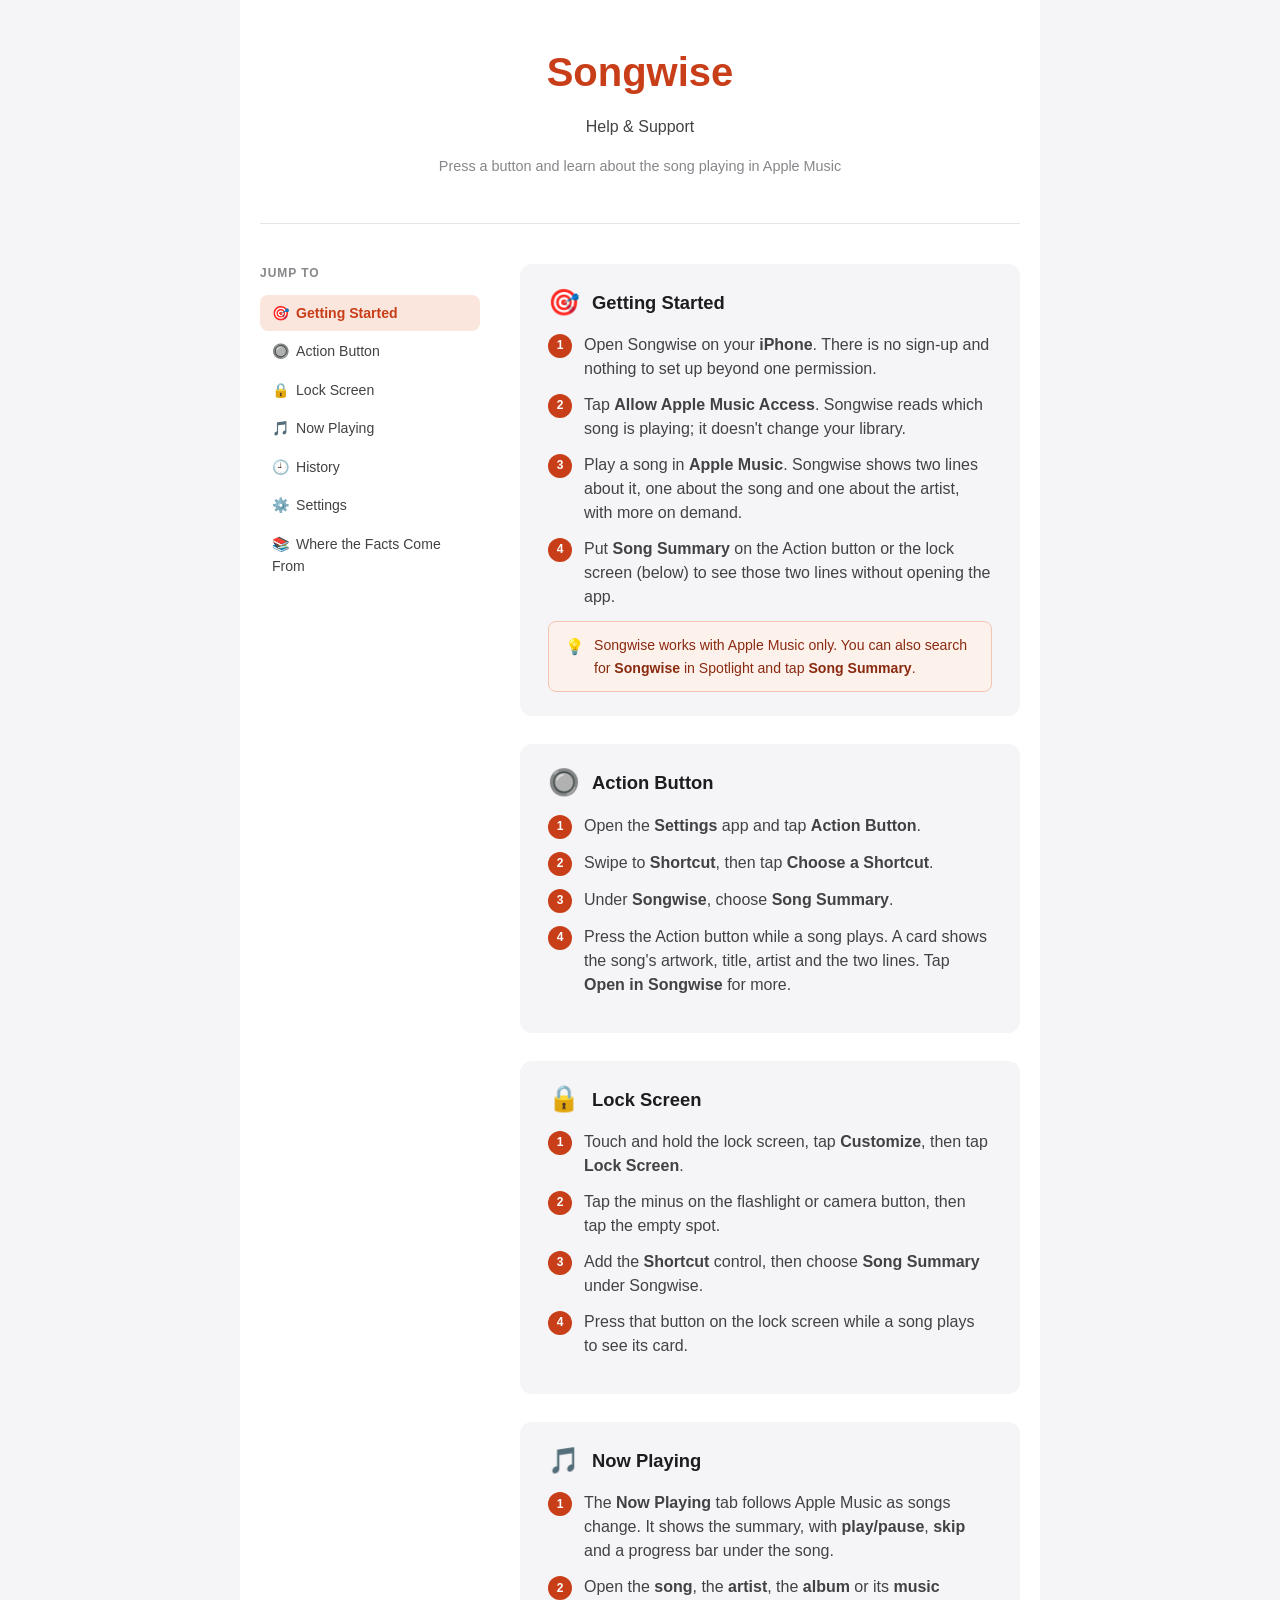
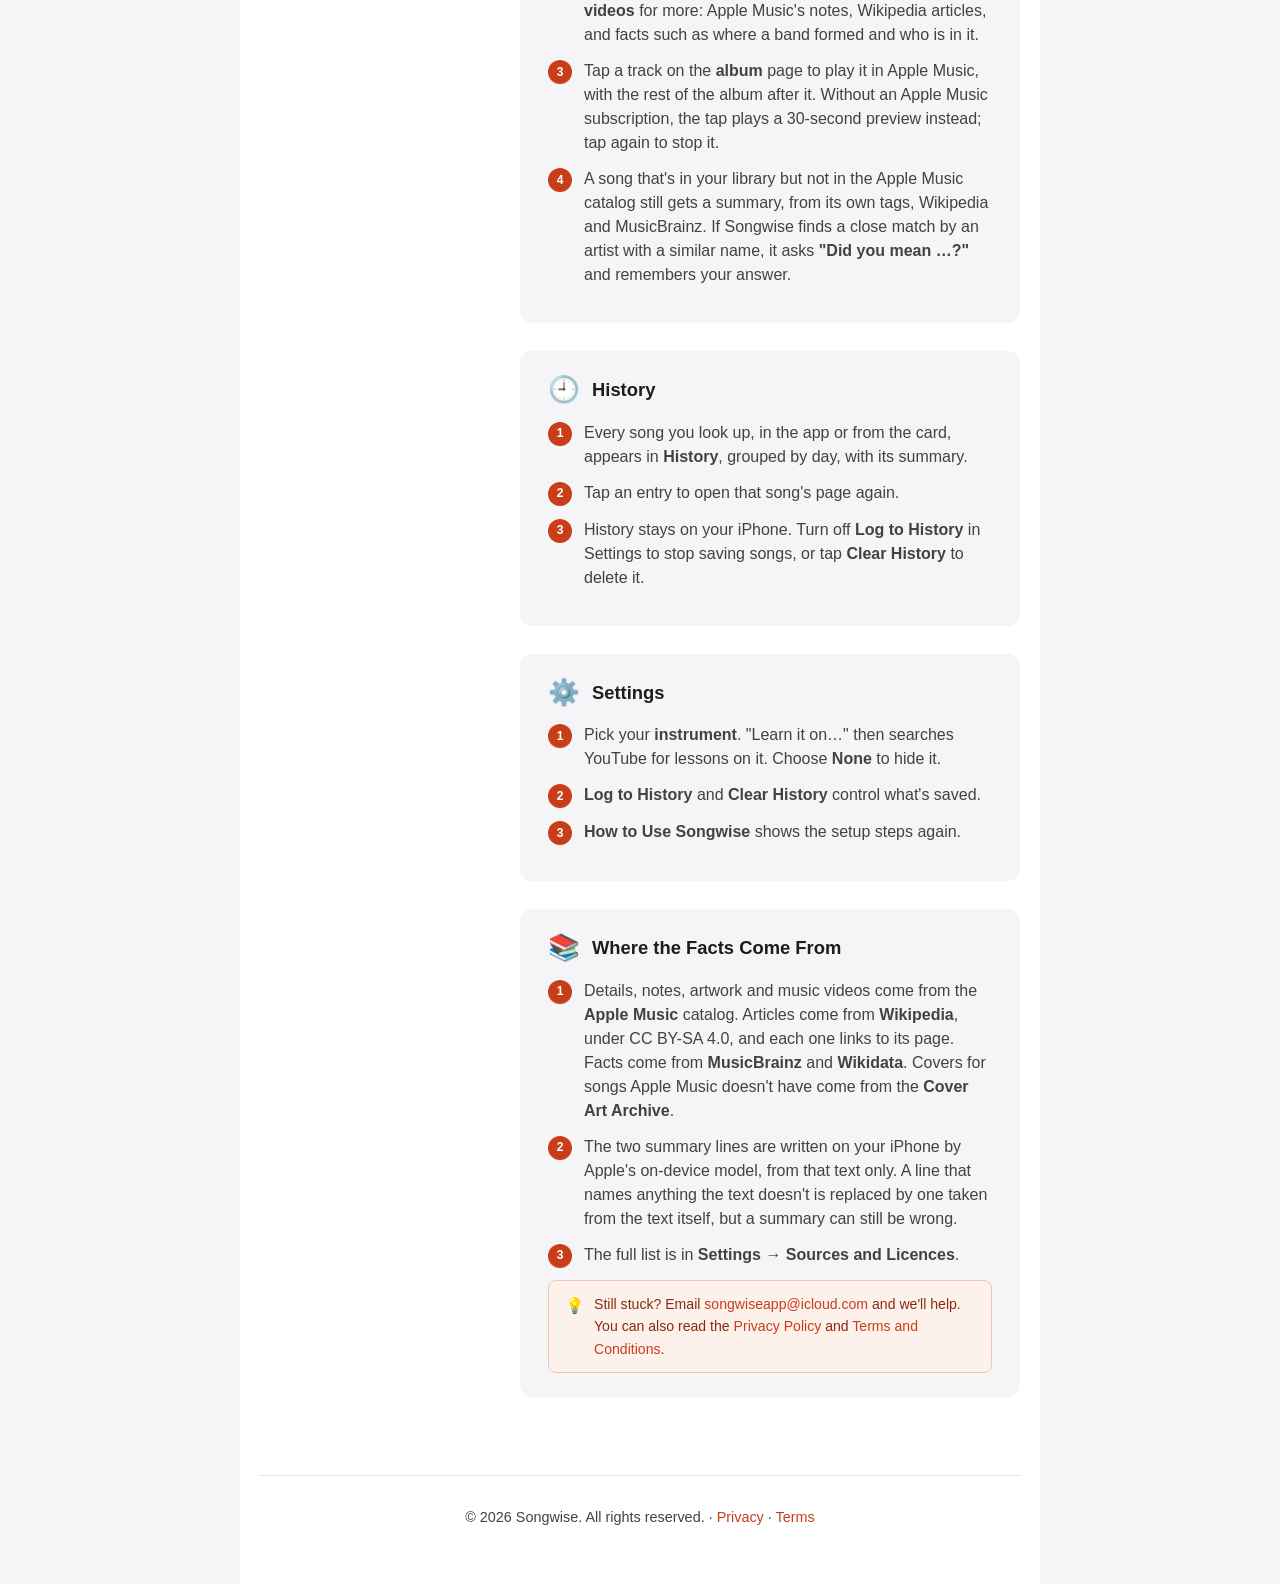
<file: index.html>
<!DOCTYPE html>
<html lang="en">
<head>
    <meta charset="UTF-8">
    <meta name="viewport" content="width=device-width, initial-scale=1.0">
    <title>Songwise - Help &amp; Support</title>
    <link rel="stylesheet" href="styles.css">
    <link rel="stylesheet" href="support.css">
</head>
<body>
    <div class="container">

        <!-- Header -->
        <header>
            <h1><span class="app-name">Songwise</span></h1>
            <p>Help &amp; Support</p>
            <p class="last-updated">Press a button and learn about the song playing in Apple Music</p>
        </header>

        <!-- Layout: sidebar + main -->
        <div class="support-layout">

            <!-- Sidebar nav -->
            <aside class="sidebar">
                <p class="sidebar-title">Jump to</p>
                <nav id="sidebar-nav">
                    <a href="#getting-started"><span class="nav-icon">🎯</span>Getting Started</a>
                    <a href="#action-button"><span class="nav-icon">🔘</span>Action Button</a>
                    <a href="#lock-screen"><span class="nav-icon">🔒</span>Lock Screen</a>
                    <a href="#now-playing"><span class="nav-icon">🎵</span>Now Playing</a>
                    <a href="#history"><span class="nav-icon">🕘</span>History</a>
                    <a href="#settings"><span class="nav-icon">⚙️</span>Settings</a>
                    <a href="#sources"><span class="nav-icon">📚</span>Where the Facts Come From</a>
                </nav>
            </aside>

            <!-- Main content -->
            <main class="support-main">

                <!-- 1. Getting Started -->
                <section id="getting-started" class="topic-card">
                    <div class="topic-header">
                        <span class="topic-icon">🎯</span>
                        <h2 class="topic-title">Getting Started</h2>
                    </div>
                    <ol class="steps">
                        <li>
                            <span class="step-num">1</span>
                            <span class="step-text">Open Songwise on your <strong>iPhone</strong>. There is no sign-up and nothing to set up beyond one permission.</span>
                        </li>
                        <li>
                            <span class="step-num">2</span>
                            <span class="step-text">Tap <strong>Allow Apple Music Access</strong>. Songwise reads which song is playing; it doesn't change your library.</span>
                        </li>
                        <li>
                            <span class="step-num">3</span>
                            <span class="step-text">Play a song in <strong>Apple Music</strong>. Songwise shows two lines about it, one about the song and one about the artist, with more on demand.</span>
                        </li>
                        <li>
                            <span class="step-num">4</span>
                            <span class="step-text">Put <strong>Song Summary</strong> on the Action button or the lock screen (below) to see those two lines without opening the app.</span>
                        </li>
                    </ol>
                    <div class="tip-callout">
                        <span class="tip-callout-icon">💡</span>
                        <span>Songwise works with Apple Music only. You can also search for <strong>Songwise</strong> in Spotlight and tap <strong>Song Summary</strong>.</span>
                    </div>
                </section>

                <!-- 2. Action Button -->
                <section id="action-button" class="topic-card">
                    <div class="topic-header">
                        <span class="topic-icon">🔘</span>
                        <h2 class="topic-title">Action Button</h2>
                    </div>
                    <ol class="steps">
                        <li>
                            <span class="step-num">1</span>
                            <span class="step-text">Open the <strong>Settings</strong> app and tap <strong>Action Button</strong>.</span>
                        </li>
                        <li>
                            <span class="step-num">2</span>
                            <span class="step-text">Swipe to <strong>Shortcut</strong>, then tap <strong>Choose a Shortcut</strong>.</span>
                        </li>
                        <li>
                            <span class="step-num">3</span>
                            <span class="step-text">Under <strong>Songwise</strong>, choose <strong>Song Summary</strong>.</span>
                        </li>
                        <li>
                            <span class="step-num">4</span>
                            <span class="step-text">Press the Action button while a song plays. A card shows the song's artwork, title, artist and the two lines. Tap <strong>Open in Songwise</strong> for more.</span>
                        </li>
                    </ol>
                </section>

                <!-- 3. Lock Screen -->
                <section id="lock-screen" class="topic-card">
                    <div class="topic-header">
                        <span class="topic-icon">🔒</span>
                        <h2 class="topic-title">Lock Screen</h2>
                    </div>
                    <ol class="steps">
                        <li>
                            <span class="step-num">1</span>
                            <span class="step-text">Touch and hold the lock screen, tap <strong>Customize</strong>, then tap <strong>Lock Screen</strong>.</span>
                        </li>
                        <li>
                            <span class="step-num">2</span>
                            <span class="step-text">Tap the minus on the flashlight or camera button, then tap the empty spot.</span>
                        </li>
                        <li>
                            <span class="step-num">3</span>
                            <span class="step-text">Add the <strong>Shortcut</strong> control, then choose <strong>Song Summary</strong> under Songwise.</span>
                        </li>
                        <li>
                            <span class="step-num">4</span>
                            <span class="step-text">Press that button on the lock screen while a song plays to see its card.</span>
                        </li>
                    </ol>
                </section>

                <!-- 4. Now Playing -->
                <section id="now-playing" class="topic-card">
                    <div class="topic-header">
                        <span class="topic-icon">🎵</span>
                        <h2 class="topic-title">Now Playing</h2>
                    </div>
                    <ol class="steps">
                        <li>
                            <span class="step-num">1</span>
                            <span class="step-text">The <strong>Now Playing</strong> tab follows Apple Music as songs change. It shows the summary, with <strong>play/pause</strong>, <strong>skip</strong> and a progress bar under the song.</span>
                        </li>
                        <li>
                            <span class="step-num">2</span>
                            <span class="step-text">Open the <strong>song</strong>, the <strong>artist</strong>, the <strong>album</strong> or its <strong>music videos</strong> for more: Apple Music's notes, Wikipedia articles, and facts such as where a band formed and who is in it.</span>
                        </li>
                        <li>
                            <span class="step-num">3</span>
                            <span class="step-text">Tap a track on the <strong>album</strong> page to play it in Apple Music, with the rest of the album after it. Without an Apple Music subscription, the tap plays a 30-second preview instead; tap again to stop it.</span>
                        </li>
                        <li>
                            <span class="step-num">4</span>
                            <span class="step-text">A song that's in your library but not in the Apple Music catalog still gets a summary, from its own tags, Wikipedia and MusicBrainz. If Songwise finds a close match by an artist with a similar name, it asks <strong>"Did you mean …?"</strong> and remembers your answer.</span>
                        </li>
                    </ol>
                </section>

                <!-- 5. History -->
                <section id="history" class="topic-card">
                    <div class="topic-header">
                        <span class="topic-icon">🕘</span>
                        <h2 class="topic-title">History</h2>
                    </div>
                    <ol class="steps">
                        <li>
                            <span class="step-num">1</span>
                            <span class="step-text">Every song you look up, in the app or from the card, appears in <strong>History</strong>, grouped by day, with its summary.</span>
                        </li>
                        <li>
                            <span class="step-num">2</span>
                            <span class="step-text">Tap an entry to open that song's page again.</span>
                        </li>
                        <li>
                            <span class="step-num">3</span>
                            <span class="step-text">History stays on your iPhone. Turn off <strong>Log to History</strong> in Settings to stop saving songs, or tap <strong>Clear History</strong> to delete it.</span>
                        </li>
                    </ol>
                </section>

                <!-- 6. Settings -->
                <section id="settings" class="topic-card">
                    <div class="topic-header">
                        <span class="topic-icon">⚙️</span>
                        <h2 class="topic-title">Settings</h2>
                    </div>
                    <ol class="steps">
                        <li>
                            <span class="step-num">1</span>
                            <span class="step-text">Pick your <strong>instrument</strong>. "Learn it on…" then searches YouTube for lessons on it. Choose <strong>None</strong> to hide it.</span>
                        </li>
                        <li>
                            <span class="step-num">2</span>
                            <span class="step-text"><strong>Log to History</strong> and <strong>Clear History</strong> control what's saved.</span>
                        </li>
                        <li>
                            <span class="step-num">3</span>
                            <span class="step-text"><strong>How to Use Songwise</strong> shows the setup steps again.</span>
                        </li>
                    </ol>
                </section>

                <!-- 7. Sources -->
                <section id="sources" class="topic-card">
                    <div class="topic-header">
                        <span class="topic-icon">📚</span>
                        <h2 class="topic-title">Where the Facts Come From</h2>
                    </div>
                    <ol class="steps">
                        <li>
                            <span class="step-num">1</span>
                            <span class="step-text">Details, notes, artwork and music videos come from the <strong>Apple Music</strong> catalog. Articles come from <strong>Wikipedia</strong>, under CC BY-SA 4.0, and each one links to its page. Facts come from <strong>MusicBrainz</strong> and <strong>Wikidata</strong>. Covers for songs Apple Music doesn't have come from the <strong>Cover Art Archive</strong>.</span>
                        </li>
                        <li>
                            <span class="step-num">2</span>
                            <span class="step-text">The two summary lines are written on your iPhone by Apple's on-device model, from that text only. A line that names anything the text doesn't is replaced by one taken from the text itself, but a summary can still be wrong.</span>
                        </li>
                        <li>
                            <span class="step-num">3</span>
                            <span class="step-text">The full list is in <strong>Settings → Sources and Licences</strong>.</span>
                        </li>
                    </ol>
                    <div class="tip-callout">
                        <span class="tip-callout-icon">💡</span>
                        <span>Still stuck? Email <a href="mailto:songwiseapp@icloud.com">songwiseapp@icloud.com</a> and we'll help. You can also read the <a href="privacy.html">Privacy Policy</a> and <a href="terms.html">Terms and Conditions</a>.</span>
                    </div>
                </section>

            </main>
        </div>

        <footer>
            <p>&copy; 2026 Songwise. All rights reserved. &middot; <a href="privacy.html">Privacy</a> &middot; <a href="terms.html">Terms</a></p>
        </footer>
    </div>

    <a href="#" id="back-to-top" aria-label="Back to top">↑</a>

    <script>
        const sections = [...document.querySelectorAll('.topic-card')];
        const navLinks = [...document.querySelectorAll('#sidebar-nav a')];
        const backToTop = document.getElementById('back-to-top');

        function onScroll() {
            const y = window.scrollY + 120;
            let current = sections[0];
            for (const s of sections) {
                if (s.offsetTop <= y) current = s;
            }
            navLinks.forEach(a => {
                a.classList.toggle('active', a.getAttribute('href') === '#' + current.id);
            });
            backToTop.classList.toggle('visible', window.scrollY > 400);
        }

        window.addEventListener('scroll', onScroll, { passive: true });
        onScroll();

        backToTop.addEventListener('click', e => {
            e.preventDefault();
            window.scrollTo({ top: 0, behavior: 'smooth' });
        });
    </script>
</body>
</html>
</file>
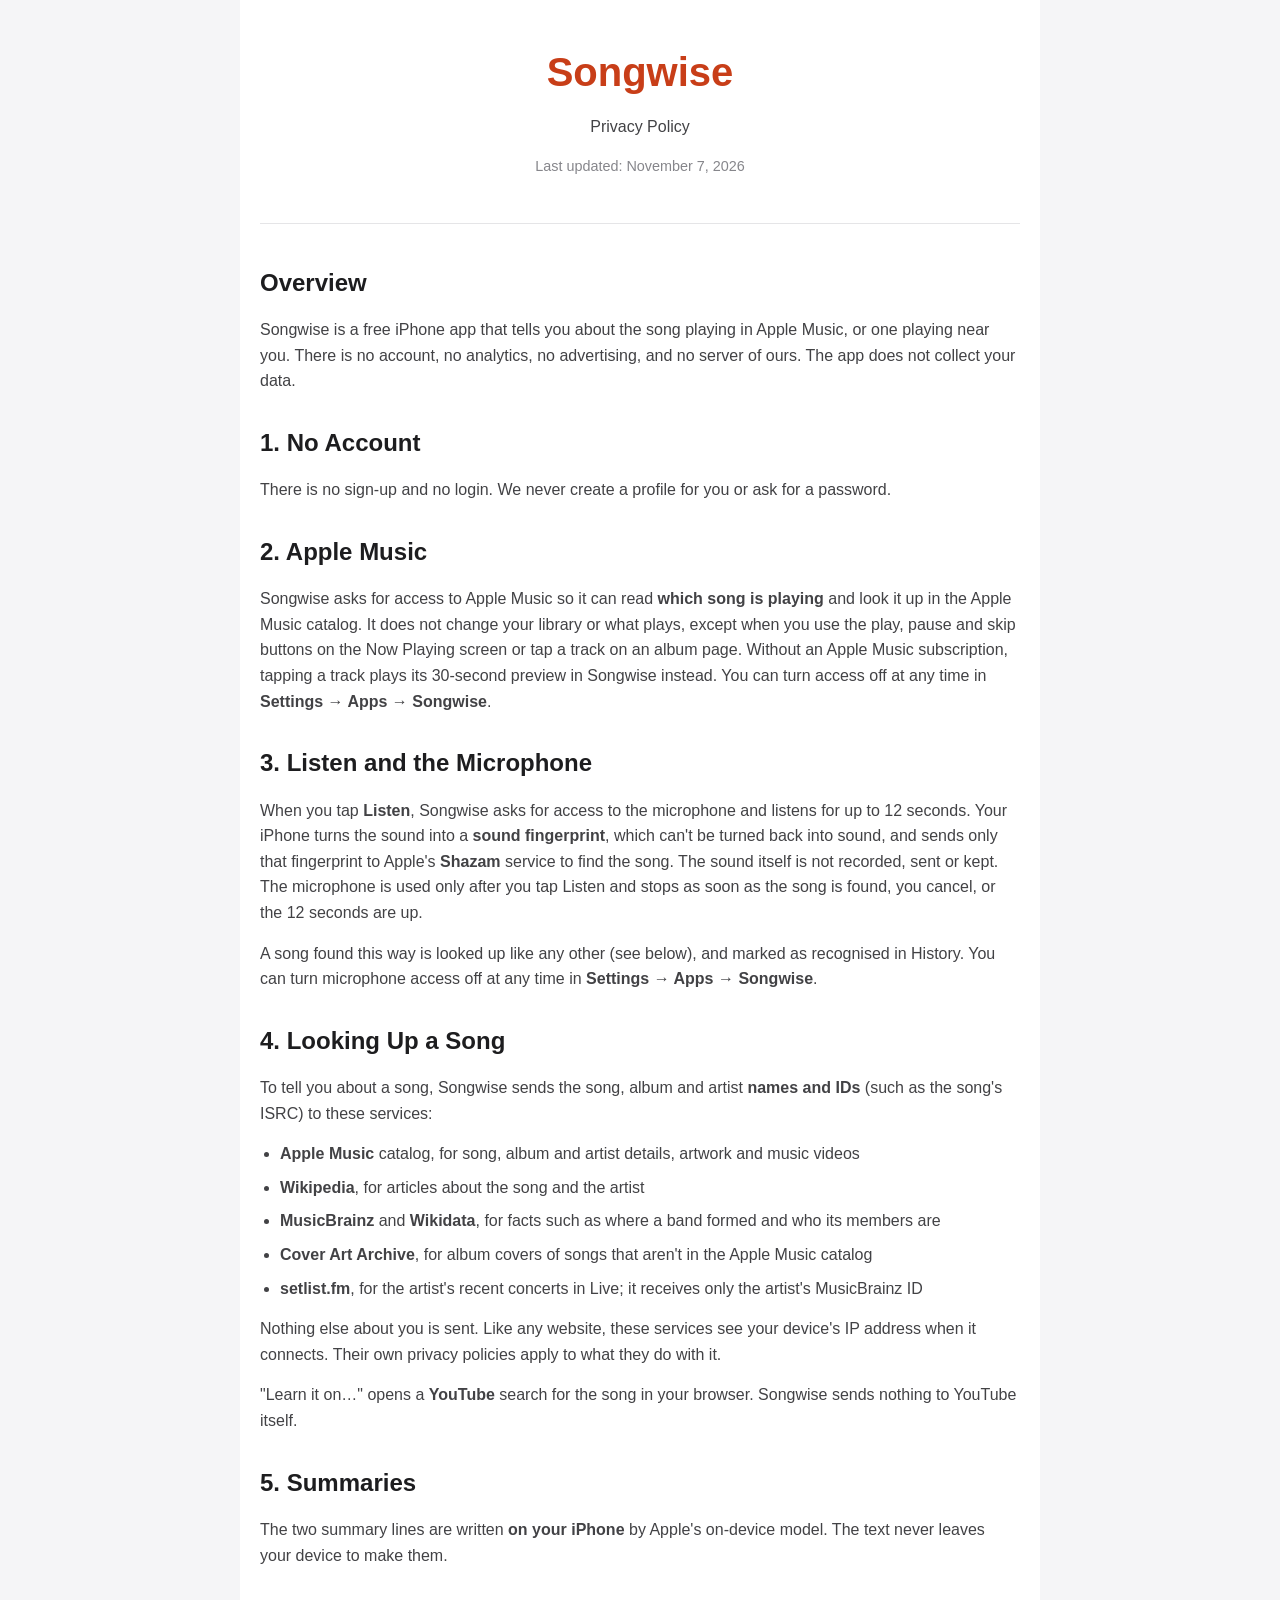
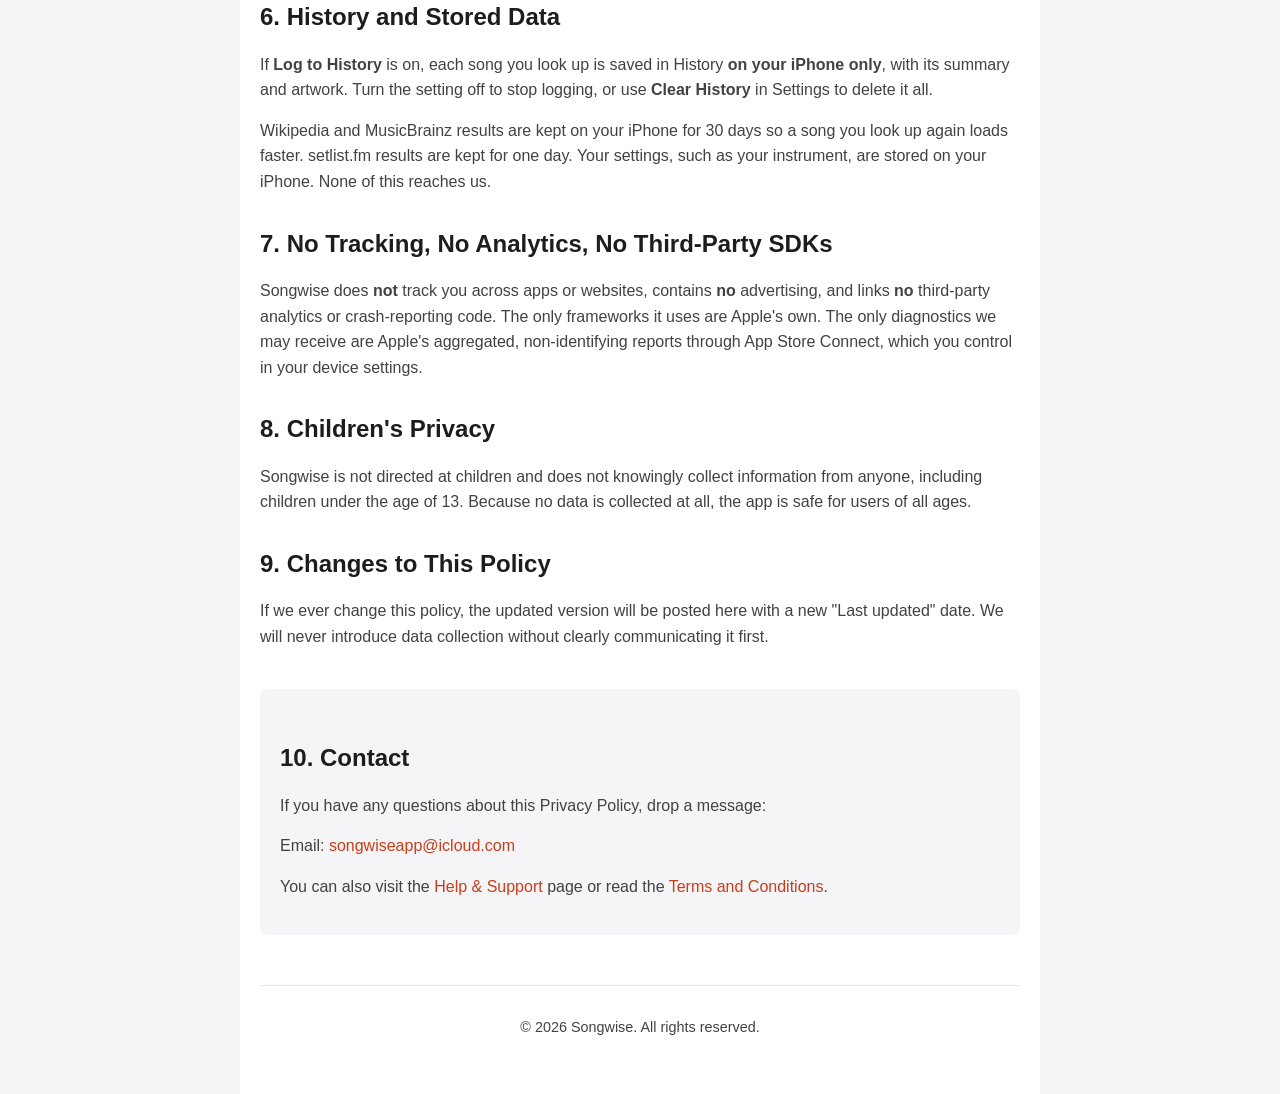
<file: privacy.html>
<!DOCTYPE html>
<html lang="en">
<head>
    <meta charset="UTF-8">
    <meta name="viewport" content="width=device-width, initial-scale=1.0">
    <title>Songwise - Privacy Policy</title>
    <link rel="stylesheet" href="styles.css">
</head>
<body>
    <div class="container">
        <header>
            <h1><span class="app-name">Songwise</span></h1>
            <p>Privacy Policy</p>
            <p class="last-updated">Last updated: November 7, 2026</p>
        </header>

        <section>
            <h2>Overview</h2>
            <p>Songwise is a free iPhone app that tells you about the song playing in Apple Music, or one playing near you. There is no account, no analytics, no advertising, and no server of ours. The app does not collect your data.</p>
        </section>

        <section>
            <h2>1. No Account</h2>
            <p>There is no sign-up and no login. We never create a profile for you or ask for a password.</p>
        </section>

        <section>
            <h2>2. Apple Music</h2>
            <p>Songwise asks for access to Apple Music so it can read <strong>which song is playing</strong> and look it up in the Apple Music catalog. It does not change your library or what plays, except when you use the play, pause and skip buttons on the Now Playing screen or tap a track on an album page. Without an Apple Music subscription, tapping a track plays its 30-second preview in Songwise instead. You can turn access off at any time in <strong>Settings → Apps → Songwise</strong>.</p>
        </section>

        <section>
            <h2>3. Listen and the Microphone</h2>
            <p>When you tap <strong>Listen</strong>, Songwise asks for access to the microphone and listens for up to 12 seconds. Your iPhone turns the sound into a <strong>sound fingerprint</strong>, which can't be turned back into sound, and sends only that fingerprint to Apple's <strong>Shazam</strong> service to find the song. The sound itself is not recorded, sent or kept. The microphone is used only after you tap Listen and stops as soon as the song is found, you cancel, or the 12 seconds are up.</p>
            <p>A song found this way is looked up like any other (see below), and marked as recognised in History. You can turn microphone access off at any time in <strong>Settings → Apps → Songwise</strong>.</p>
        </section>

        <section>
            <h2>4. Looking Up a Song</h2>
            <p>To tell you about a song, Songwise sends the song, album and artist <strong>names and IDs</strong> (such as the song's ISRC) to these services:</p>
            <ul>
                <li><strong>Apple Music</strong> catalog, for song, album and artist details, artwork and music videos</li>
                <li><strong>Wikipedia</strong>, for articles about the song and the artist</li>
                <li><strong>MusicBrainz</strong> and <strong>Wikidata</strong>, for facts such as where a band formed and who its members are</li>
                <li><strong>Cover Art Archive</strong>, for album covers of songs that aren't in the Apple Music catalog</li>
                <li><strong>setlist.fm</strong>, for the artist's recent concerts in Live; it receives only the artist's MusicBrainz ID</li>
            </ul>
            <p>Nothing else about you is sent. Like any website, these services see your device's IP address when it connects. Their own privacy policies apply to what they do with it.</p>
            <p>"Learn it on…" opens a <strong>YouTube</strong> search for the song in your browser. Songwise sends nothing to YouTube itself.</p>
        </section>

        <section>
            <h2>5. Summaries</h2>
            <p>The two summary lines are written <strong>on your iPhone</strong> by Apple's on-device model. The text never leaves your device to make them.</p>
        </section>

        <section>
            <h2>6. History and Stored Data</h2>
            <p>If <strong>Log to History</strong> is on, each song you look up is saved in History <strong>on your iPhone only</strong>, with its summary and artwork. Turn the setting off to stop logging, or use <strong>Clear History</strong> in Settings to delete it all.</p>
            <p>Wikipedia and MusicBrainz results are kept on your iPhone for 30 days so a song you look up again loads faster. setlist.fm results are kept for one day. Your settings, such as your instrument, are stored on your iPhone. None of this reaches us.</p>
        </section>

        <section>
            <h2>7. No Tracking, No Analytics, No Third-Party SDKs</h2>
            <p>Songwise does <strong>not</strong> track you across apps or websites, contains <strong>no</strong> advertising, and links <strong>no</strong> third-party analytics or crash-reporting code. The only frameworks it uses are Apple's own. The only diagnostics we may receive are Apple's aggregated, non-identifying reports through App Store Connect, which you control in your device settings.</p>
        </section>

        <section>
            <h2>8. Children's Privacy</h2>
            <p>Songwise is not directed at children and does not knowingly collect information from anyone, including children under the age of 13. Because no data is collected at all, the app is safe for users of all ages.</p>
        </section>

        <section>
            <h2>9. Changes to This Policy</h2>
            <p>If we ever change this policy, the updated version will be posted here with a new "Last updated" date. We will never introduce data collection without clearly communicating it first.</p>
        </section>

        <section class="contact">
            <h2>10. Contact</h2>
            <p>If you have any questions about this Privacy Policy, drop a message:</p>
            <p>Email: <a href="mailto:songwiseapp@icloud.com">songwiseapp@icloud.com</a></p>
            <p>You can also visit the <a href="index.html">Help &amp; Support</a> page or read the <a href="terms.html">Terms and Conditions</a>.</p>
        </section>

        <footer>
            <p>&copy; 2026 Songwise. All rights reserved.</p>
        </footer>
    </div>
</body>
</html>
</file>
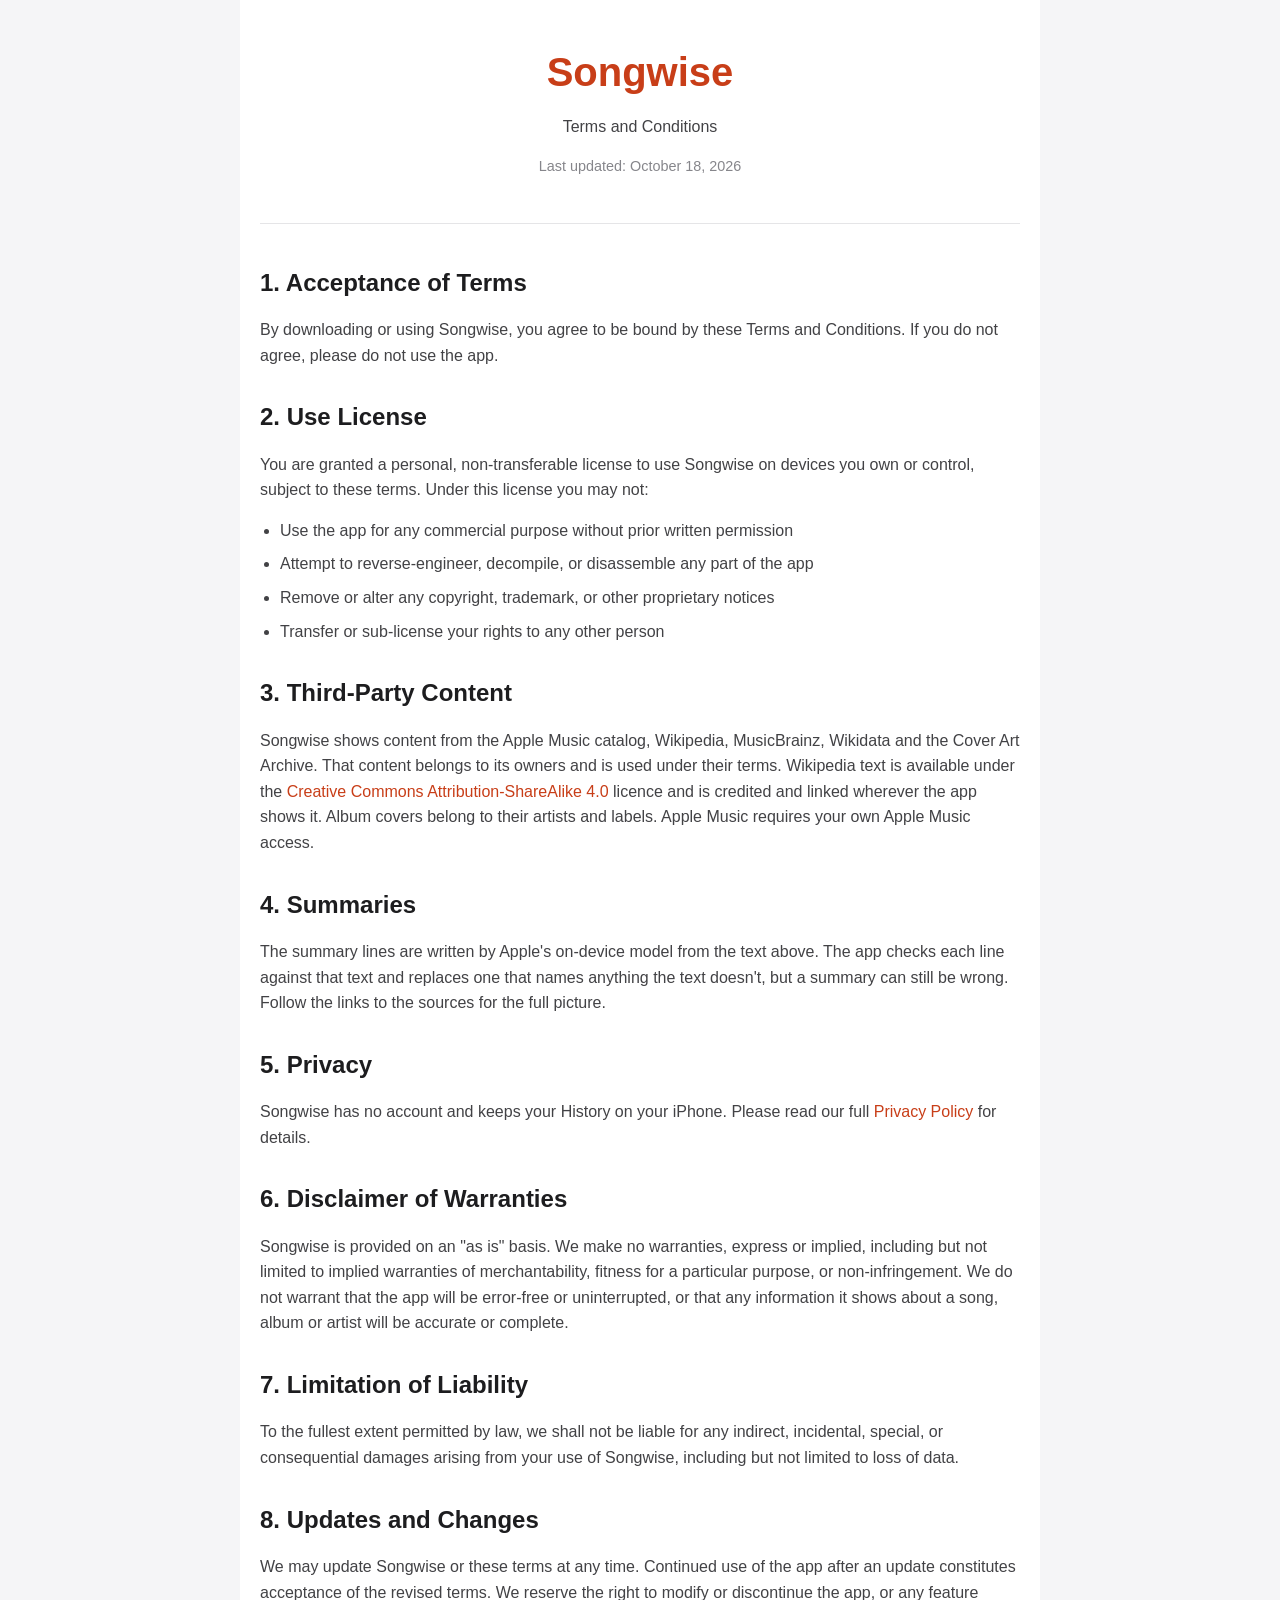
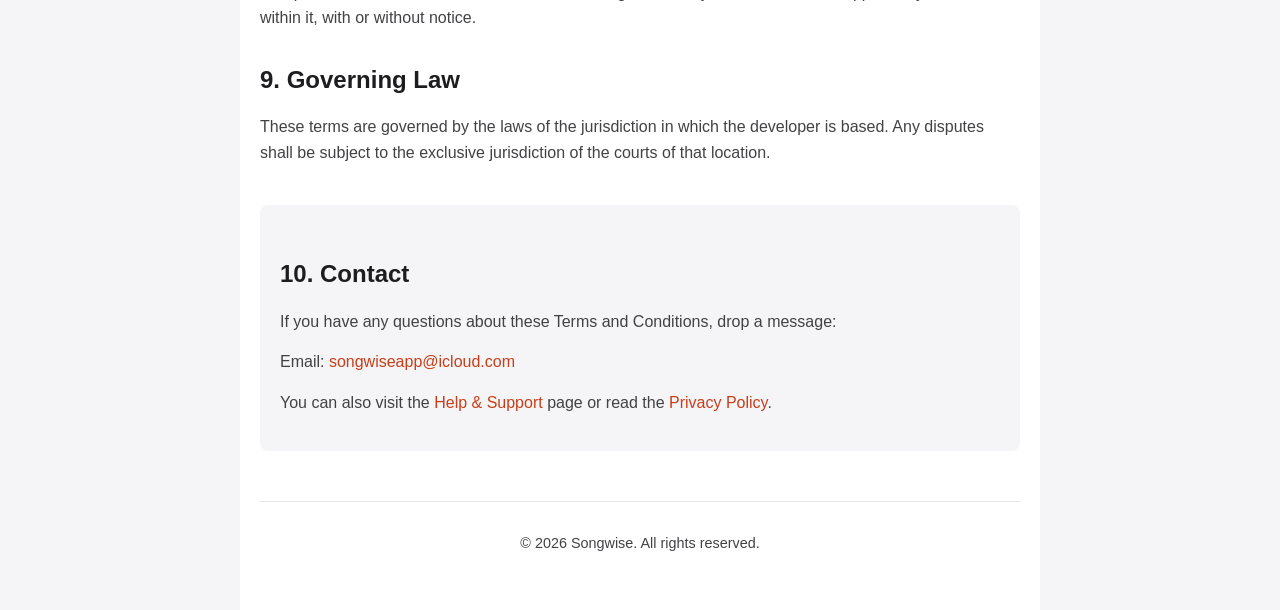
<file: terms.html>
<!DOCTYPE html>
<html lang="en">
<head>
    <meta charset="UTF-8">
    <meta name="viewport" content="width=device-width, initial-scale=1.0">
    <title>Songwise - Terms and Conditions</title>
    <link rel="stylesheet" href="styles.css">
</head>
<body>
    <div class="container">
        <header>
            <h1><span class="app-name">Songwise</span></h1>
            <p>Terms and Conditions</p>
            <p class="last-updated">Last updated: October 18, 2026</p>
        </header>

        <section>
            <h2>1. Acceptance of Terms</h2>
            <p>By downloading or using Songwise, you agree to be bound by these Terms and Conditions. If you do not agree, please do not use the app.</p>
        </section>

        <section>
            <h2>2. Use License</h2>
            <p>You are granted a personal, non-transferable license to use Songwise on devices you own or control, subject to these terms. Under this license you may not:</p>
            <ul>
                <li>Use the app for any commercial purpose without prior written permission</li>
                <li>Attempt to reverse-engineer, decompile, or disassemble any part of the app</li>
                <li>Remove or alter any copyright, trademark, or other proprietary notices</li>
                <li>Transfer or sub-license your rights to any other person</li>
            </ul>
        </section>

        <section>
            <h2>3. Third-Party Content</h2>
            <p>Songwise shows content from the Apple Music catalog, Wikipedia, MusicBrainz, Wikidata and the Cover Art Archive. That content belongs to its owners and is used under their terms. Wikipedia text is available under the <a href="https://creativecommons.org/licenses/by-sa/4.0/">Creative Commons Attribution-ShareAlike 4.0</a> licence and is credited and linked wherever the app shows it. Album covers belong to their artists and labels. Apple Music requires your own Apple Music access.</p>
        </section>

        <section>
            <h2>4. Summaries</h2>
            <p>The summary lines are written by Apple's on-device model from the text above. The app checks each line against that text and replaces one that names anything the text doesn't, but a summary can still be wrong. Follow the links to the sources for the full picture.</p>
        </section>

        <section>
            <h2>5. Privacy</h2>
            <p>Songwise has no account and keeps your History on your iPhone. Please read our full <a href="privacy.html">Privacy Policy</a> for details.</p>
        </section>

        <section>
            <h2>6. Disclaimer of Warranties</h2>
            <p>Songwise is provided on an "as is" basis. We make no warranties, express or implied, including but not limited to implied warranties of merchantability, fitness for a particular purpose, or non-infringement. We do not warrant that the app will be error-free or uninterrupted, or that any information it shows about a song, album or artist will be accurate or complete.</p>
        </section>

        <section>
            <h2>7. Limitation of Liability</h2>
            <p>To the fullest extent permitted by law, we shall not be liable for any indirect, incidental, special, or consequential damages arising from your use of Songwise, including but not limited to loss of data.</p>
        </section>

        <section>
            <h2>8. Updates and Changes</h2>
            <p>We may update Songwise or these terms at any time. Continued use of the app after an update constitutes acceptance of the revised terms. We reserve the right to modify or discontinue the app, or any feature within it, with or without notice.</p>
        </section>

        <section>
            <h2>9. Governing Law</h2>
            <p>These terms are governed by the laws of the jurisdiction in which the developer is based. Any disputes shall be subject to the exclusive jurisdiction of the courts of that location.</p>
        </section>

        <section class="contact">
            <h2>10. Contact</h2>
            <p>If you have any questions about these Terms and Conditions, drop a message:</p>
            <p>Email: <a href="mailto:songwiseapp@icloud.com">songwiseapp@icloud.com</a></p>
            <p>You can also visit the <a href="index.html">Help &amp; Support</a> page or read the <a href="privacy.html">Privacy Policy</a>.</p>
        </section>

        <footer>
            <p>&copy; 2026 Songwise. All rights reserved.</p>
        </footer>
    </div>
</body>
</html>
</file>
<file: styles.css>
/* ============================================================
   Songwise — Shared Stylesheet
   Used by: privacy.html, terms.html, index.html (Help & Support)
   ============================================================ */

* {
    margin: 0;
    padding: 0;
    box-sizing: border-box;
}

body {
    font-family: -apple-system, BlinkMacSystemFont, 'Segoe UI', Roboto, Oxygen, Ubuntu, Cantarell, sans-serif;
    line-height: 1.6;
    color: #333;
    background-color: #f5f5f7;
}

.container {
    max-width: 800px;
    margin: 0 auto;
    padding: 40px 20px;
    background-color: white;
    min-height: 100vh;
}

header {
    text-align: center;
    margin-bottom: 40px;
    padding-bottom: 30px;
    border-bottom: 1px solid #e5e5e7;
}

h1 {
    font-size: 2.5em;
    font-weight: 600;
    color: #1d1d1f;
    margin-bottom: 10px;
}

.app-name {
    color: #c83e18;
}

.last-updated {
    color: #86868b;
    font-size: 0.9em;
}

.app-store-cta {
    margin-top: 20px;
}

.app-store-badge {
    display: inline-block;
    transition: opacity 0.2s ease;
}

.app-store-badge:hover {
    opacity: 0.85;
}

.app-store-badge img {
    height: 48px;
    width: auto;
    vertical-align: middle;
}

h2 {
    font-size: 1.5em;
    font-weight: 600;
    color: #1d1d1f;
    margin-top: 30px;
    margin-bottom: 15px;
}

p {
    margin-bottom: 15px;
    color: #424245;
}

ul {
    margin-left: 20px;
    margin-bottom: 15px;
}

li {
    margin-bottom: 8px;
    color: #424245;
}

.contact {
    background-color: #f5f5f7;
    padding: 20px;
    border-radius: 8px;
    margin-top: 40px;
}

a {
    color: #c83e18;
    text-decoration: none;
}

a:hover {
    text-decoration: underline;
}

footer {
    text-align: center;
    margin-top: 50px;
    padding-top: 30px;
    border-top: 1px solid #e5e5e7;
    color: #86868b;
    font-size: 0.9em;
}

@media (max-width: 600px) {
    h1 {
        font-size: 2em;
    }

    h2 {
        font-size: 1.3em;
    }
}
</file>
<file: support.css>
/* ============================================================
   Songwise — Support Page Styles
   Depends on: styles.css (shared base)
   ============================================================ */

/* ── Layout ── */
.support-layout {
    display: flex;
    gap: 40px;
    align-items: flex-start;
}

/* ── Sidebar ── */
.sidebar {
    flex: 0 0 220px;
    position: sticky;
    top: 30px;
}

.sidebar-title {
    font-size: 0.75em;
    font-weight: 700;
    text-transform: uppercase;
    letter-spacing: 0.08em;
    color: #86868b;
    margin-bottom: 12px;
}

.sidebar nav a {
    display: block;
    padding: 7px 12px;
    border-radius: 8px;
    color: #424245;
    font-size: 0.88em;
    text-decoration: none;
    transition: background 0.15s, color 0.15s;
    margin-bottom: 2px;
}

.sidebar nav a:hover {
    background: #fdf1ec;
    color: #c83e18;
    text-decoration: none;
}

.sidebar nav a.active {
    background: #fbe6dd;
    color: #c83e18;
    font-weight: 600;
}

.sidebar nav a .nav-icon {
    margin-right: 6px;
}

/* ── Main content ── */
.support-main {
    flex: 1;
    min-width: 0;
}

/* ── Topic cards ── */
.topic-card {
    background: #f5f5f7;
    border-radius: 12px;
    padding: 24px 28px;
    margin-bottom: 28px;
    scroll-margin-top: 30px;
}

.topic-header {
    display: flex;
    align-items: center;
    gap: 12px;
    margin-bottom: 16px;
}

.topic-icon {
    font-size: 1.6em;
    line-height: 1;
}

.topic-title {
    font-size: 1.15em;
    font-weight: 700;
    color: #1d1d1f;
    margin: 0;
}

/* ── Numbered steps ── */
.steps {
    list-style: none;
    margin: 0;
    padding: 0;
}

.steps li {
    display: flex;
    align-items: flex-start;
    gap: 12px;
    margin-bottom: 12px;
    color: #333;
}

.step-num {
    flex-shrink: 0;
    width: 24px;
    height: 24px;
    background: #c83e18;
    color: white;
    border-radius: 50%;
    font-size: 0.75em;
    font-weight: 700;
    display: flex;
    align-items: center;
    justify-content: center;
    margin-top: 1px;
}

.step-text {
    flex: 1;
    color: #424245;
    line-height: 1.5;
}

/* ── Sub-lists inside steps ── */
.steps .step-text ul {
    margin: 8px 0 0 0;
    padding-left: 18px;
}

.steps .step-text ul li {
    display: list-item;
    margin-bottom: 4px;
}

/* ── Tip callout ── */
.tip-callout {
    background: #fdf1ec;
    border: 1px solid #f3c4b2;
    border-radius: 8px;
    padding: 12px 16px;
    margin-top: 12px;
    font-size: 0.88em;
    color: #8a2a10;
    display: flex;
    gap: 10px;
    align-items: flex-start;
}

.tip-callout-icon {
    font-size: 1.1em;
    flex-shrink: 0;
    margin-top: 1px;
}

/* ── Back to top ── */
#back-to-top {
    position: fixed;
    bottom: 30px;
    right: 30px;
    width: 42px;
    height: 42px;
    background: #c83e18;
    color: white;
    border: none;
    border-radius: 50%;
    font-size: 1.2em;
    cursor: pointer;
    display: flex;
    align-items: center;
    justify-content: center;
    box-shadow: 0 2px 12px rgba(200, 62, 24, 0.35);
    opacity: 0;
    transition: opacity 0.25s;
    text-decoration: none;
}

#back-to-top.visible {
    opacity: 1;
}

/* ── Header subtitle ── */
.header-subtitle {
    color: #86868b;
    font-size: 1em;
    margin-top: 6px;
}

/* ── Responsive ── */
@media (max-width: 720px) {
    .support-layout {
        flex-direction: column;
        gap: 0;
    }

    .sidebar {
        position: static;
        flex: none;
        width: 100%;
        background: #f5f5f7;
        border-radius: 12px;
        padding: 16px 20px;
        margin-bottom: 24px;
    }

    .sidebar nav {
        display: flex;
        flex-wrap: wrap;
        gap: 6px;
    }

    .sidebar nav a {
        padding: 5px 10px;
        background: white;
        border-radius: 20px;
        font-size: 0.82em;
        margin: 0;
    }

    #back-to-top {
        right: 16px;
        bottom: 20px;
    }
}
</file>
